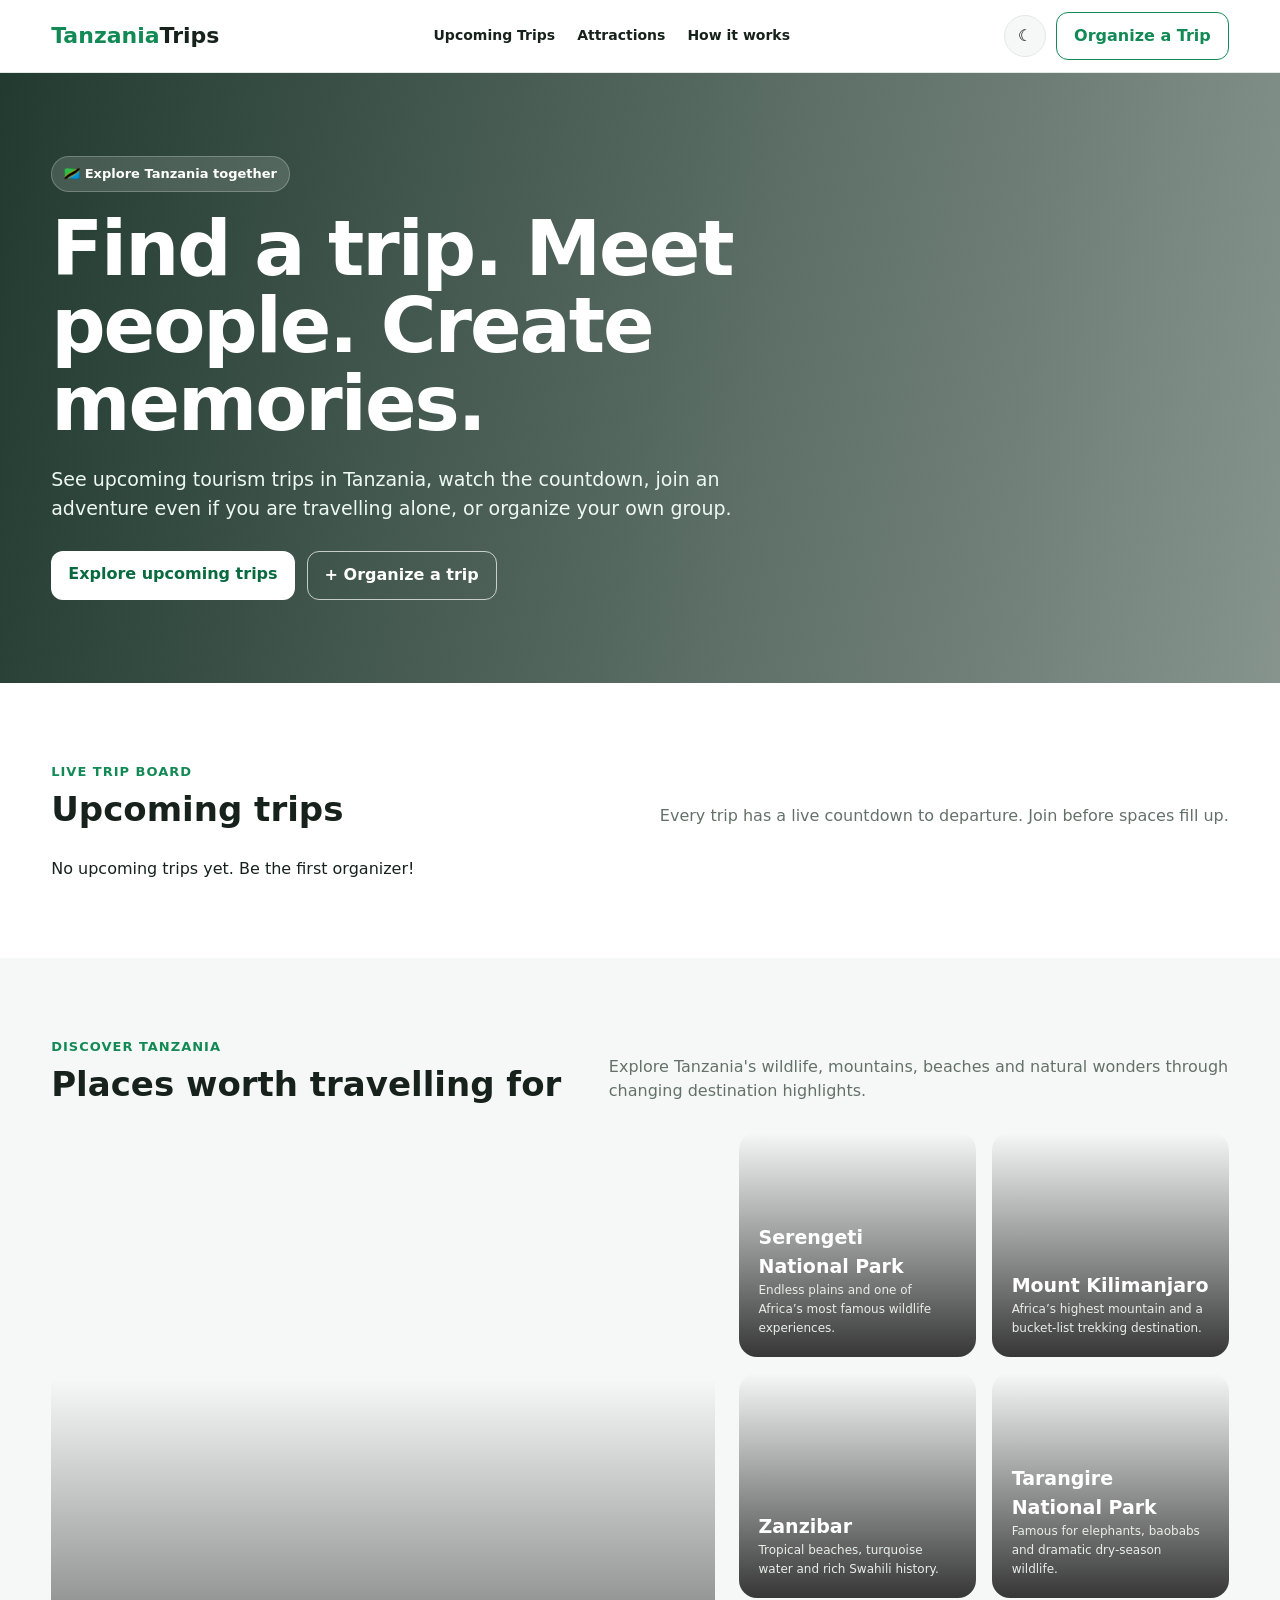
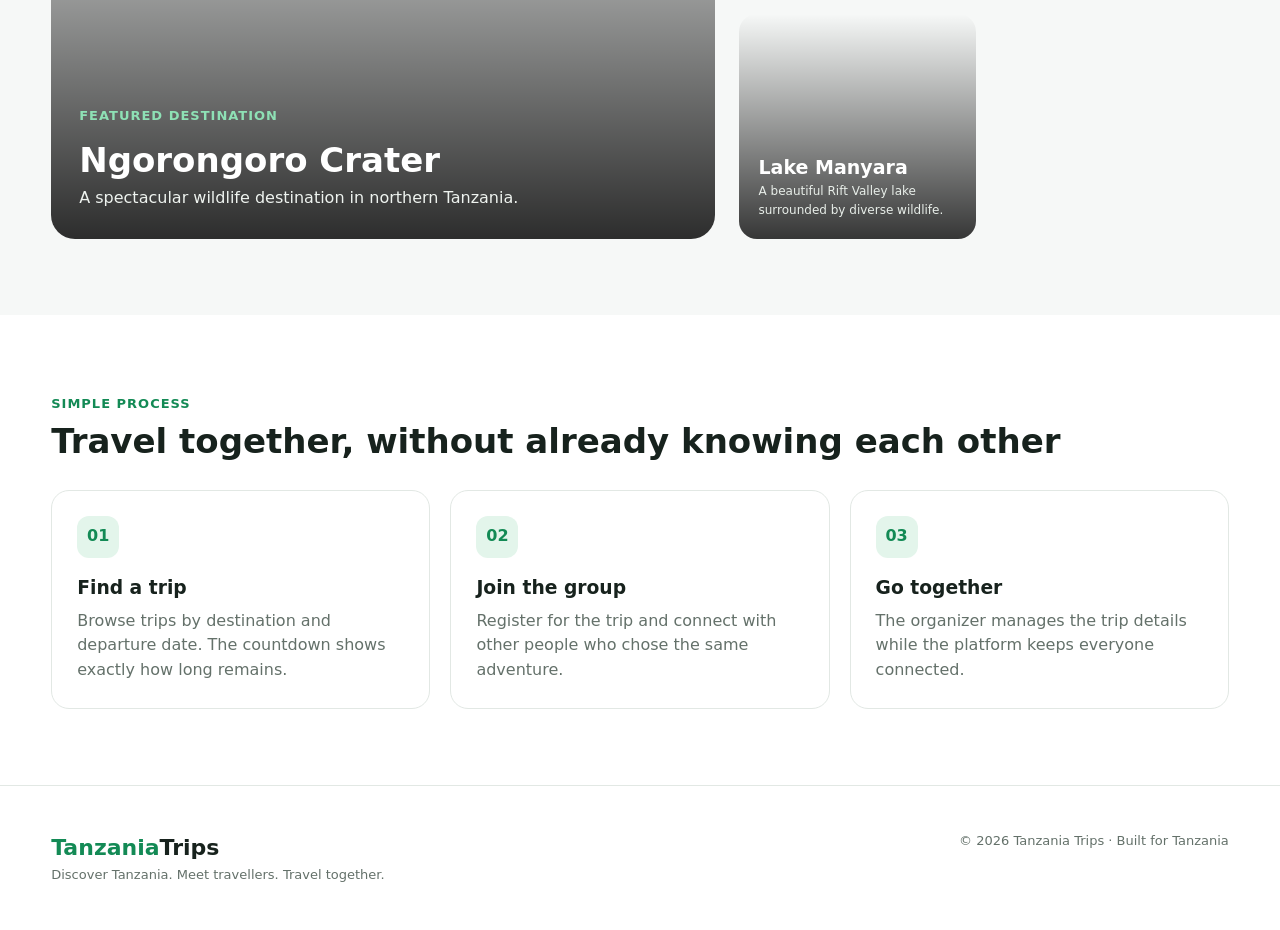
<file: index.html>
<!DOCTYPE html>
<html lang="en">
<head>
<meta charset="UTF-8">
<meta name="viewport" content="width=device-width, initial-scale=1.0">
<meta name="description" content="Tanzania Trips — discover upcoming trips, join people with the same adventure, and explore Tanzania's greatest attractions.">
<title>Tanzania Trips | Discover. Join. Explore.</title>
<style>
:root{--bg:#fff;--surface:#fff;--surface2:#f6f8f7;--text:#17221d;--muted:#64716a;--brand:#138a55;--brand2:#0b6f43;--accent:#f2a900;--border:#e2e8e4;--shadow:0 14px 40px rgba(18,45,31,.10);--danger:#c83d3d}
*{box-sizing:border-box;margin:0;padding:0}html{scroll-behavior:smooth}body{font-family:Inter,ui-sans-serif,system-ui,-apple-system,BlinkMacSystemFont,"Segoe UI",sans-serif;background:var(--bg);color:var(--text);line-height:1.55}button,input,textarea,select{font:inherit}button{cursor:pointer;border:0}.container{width:min(1180px,92%);margin:auto}
.nav{position:sticky;top:0;z-index:50;background:rgba(255,255,255,.96);backdrop-filter:blur(10px);border-bottom:1px solid var(--border)}.navin{height:72px;display:flex;align-items:center;justify-content:space-between;gap:24px}.logo{font-size:22px;font-weight:900;color:var(--brand);text-decoration:none}.logo span{color:var(--text)}.links{display:flex;gap:22px;align-items:center}.links a{color:var(--text);text-decoration:none;font-weight:700;font-size:14px}.links a:hover{color:var(--brand)}.actions{display:flex;gap:10px;align-items:center}.theme{width:42px;height:42px;border-radius:50%;background:var(--surface2);border:1px solid var(--border)}.primary,.outline{padding:11px 17px;border-radius:12px;font-weight:800}.primary{background:var(--brand);color:white}.primary:hover{background:var(--brand2)}.outline{background:transparent;color:var(--brand);border:1px solid var(--brand)}.menu{display:none;background:none;font-size:25px}
.hero{min-height:610px;display:grid;align-items:center;position:relative;overflow:hidden;background:linear-gradient(100deg,rgba(3,31,19,.88),rgba(3,31,19,.48)),url('https://images.unsplash.com/photo-1516426122078-c23e76319801?auto=format&fit=crop&w=1800&q=85') center/cover}.hero .container{color:#fff;padding:70px 0}.eyebrow{display:inline-flex;padding:7px 12px;border-radius:999px;background:rgba(255,255,255,.14);border:1px solid rgba(255,255,255,.24);font-weight:800;font-size:13px;margin-bottom:18px}.hero h1{font-size:clamp(42px,7vw,76px);line-height:1.02;max-width:800px;letter-spacing:-2px}.hero p{font-size:19px;max-width:690px;margin:22px 0 28px;color:#eef8f2}.heroBtns{display:flex;gap:12px;flex-wrap:wrap}.hero .primary{background:#fff;color:#096a40}.hero .outline{color:#fff;border-color:rgba(255,255,255,.7)}
.section{padding:76px 0}.sectionHead{display:flex;align-items:end;justify-content:space-between;gap:20px;margin-bottom:28px}.sectionHead h2{font-size:34px;line-height:1.15}.sectionHead p{color:var(--muted);max-width:620px}.pill{display:inline-block;color:var(--brand);font-weight:900;font-size:13px;text-transform:uppercase;letter-spacing:1px;margin-bottom:8px}
.tripGrid{display:grid;grid-template-columns:repeat(3,1fr);gap:22px}.tripCard{background:var(--surface);border:1px solid var(--border);border-radius:20px;overflow:hidden;box-shadow:var(--shadow);transition:.2s}.tripCard:hover{transform:translateY(-4px)}.tripImg{height:210px;background-size:cover;background-position:center;position:relative}.status{position:absolute;top:14px;left:14px;background:#fff;color:var(--brand);font-size:12px;font-weight:900;border-radius:999px;padding:7px 10px}.spots{position:absolute;right:14px;bottom:14px;background:rgba(0,0,0,.68);color:#fff;border-radius:10px;padding:6px 9px;font-size:12px}.tripBody{padding:20px}.tripBody h3{font-size:21px;margin-bottom:5px}.meta{display:flex;gap:9px;flex-wrap:wrap;color:var(--muted);font-size:13px;margin:10px 0}.meta b{color:var(--text)}.countdown{display:grid;grid-template-columns:repeat(4,1fr);gap:6px;margin:15px 0}.timeBox{background:var(--surface2);border-radius:10px;text-align:center;padding:8px}.timeBox strong{display:block;font-size:19px;color:var(--brand)}.timeBox small{font-size:10px;color:var(--muted)}.cardActions{display:flex;gap:8px}.cardActions button{flex:1}.full{width:100%;margin-top:8px}
.attractions{background:var(--surface2)}.attractionGrid{display:grid;grid-template-columns:1.15fr .85fr;gap:24px}.featureAttraction{min-height:470px;border-radius:24px;background-size:cover;background-position:center;position:relative;overflow:hidden;color:#fff}.featureAttraction:after{content:"";position:absolute;inset:0;background:linear-gradient(transparent 35%,rgba(0,0,0,.82))}.featureText{position:absolute;z-index:1;left:28px;right:28px;bottom:28px}.featureText h3{font-size:34px}.featureText p{color:#eef3ef}.smallAttractions{display:grid;grid-template-columns:1fr 1fr;gap:16px}.smallA{min-height:225px;border-radius:18px;background-size:cover;background-position:center;position:relative;overflow:hidden;color:#fff;padding:20px;display:flex;align-items:end}.smallA:after{content:"";position:absolute;inset:0;background:linear-gradient(transparent,rgba(0,0,0,.78))}.smallA div{position:relative;z-index:1}.smallA h4{font-size:19px}.smallA p{font-size:12px;color:#e8eee9}
.how{display:grid;grid-template-columns:repeat(3,1fr);gap:20px}.step{padding:25px;border:1px solid var(--border);border-radius:18px}.num{width:42px;height:42px;border-radius:12px;background:#e3f5eb;color:var(--brand);display:grid;place-items:center;font-weight:900;margin-bottom:15px}.step h3{margin-bottom:7px}.step p{color:var(--muted)}
.modal{position:fixed;inset:0;background:rgba(0,0,0,.58);display:none;align-items:center;justify-content:center;padding:18px;z-index:100}.modal.show{display:flex}.modalBox{width:min(620px,100%);max-height:90vh;overflow:auto;background:var(--surface);border-radius:22px;padding:27px;box-shadow:0 25px 80px rgba(0,0,0,.25)}.modalTop{display:flex;justify-content:space-between;gap:20px;margin-bottom:20px}.close{background:var(--surface2);border:1px solid var(--border);width:38px;height:38px;border-radius:50%}.formGrid{display:grid;grid-template-columns:1fr 1fr;gap:14px}.field{display:grid;gap:6px}.field.full{grid-column:1/-1}.field label{font-size:13px;font-weight:800}.field input,.field textarea,.field select{width:100%;padding:12px 13px;border:1px solid var(--border);border-radius:11px;background:var(--bg);color:var(--text);outline:none}.field input:focus,.field textarea:focus{border-color:var(--brand)}.field textarea{min-height:90px;resize:vertical}.notice{padding:12px 14px;border-radius:11px;background:#fff7df;color:#745300;font-size:13px;margin-bottom:14px}.toast{position:fixed;right:18px;bottom:18px;z-index:200;background:#17221d;color:#fff;padding:13px 17px;border-radius:12px;display:none;box-shadow:var(--shadow)}.toast.show{display:block}
.footer{padding:45px 0;border-top:1px solid var(--border);background:var(--surface)}.footerIn{display:flex;justify-content:space-between;gap:20px}.footer p{color:var(--muted);font-size:13px}
body.dark{--bg:#101512;--surface:#17201b;--surface2:#1d2922;--text:#edf6f0;--muted:#a9b9ae;--border:#304037;--shadow:0 14px 40px rgba(0,0,0,.28)}body.dark .nav{background:rgba(16,21,18,.96)}body.dark .status{background:#17201b;color:#71d29e}
@media(max-width:850px){.links{display:none}.menu{display:block}.tripGrid,.how{grid-template-columns:1fr}.attractionGrid{grid-template-columns:1fr}.featureAttraction{min-height:380px}.smallAttractions{grid-template-columns:1fr 1fr}.navin{height:64px}.hero{min-height:560px}.hero h1{letter-spacing:-1px}.formGrid{grid-template-columns:1fr}.field.full{grid-column:auto}}
@media(max-width:520px){.actions .outline{display:none}.hero .container{padding:50px 0}.section{padding:55px 0}.sectionHead{display:block}.sectionHead h2{font-size:29px;margin-bottom:8px}.smallAttractions{grid-template-columns:1fr}.featureAttraction{min-height:340px}.cardActions{display:grid;grid-template-columns:1fr}.footerIn{display:block}.footerIn p{margin-top:10px}}
</style>
</head>
<body>
<nav class="nav"><div class="container navin"><a class="logo" href="#top">Tanzania<span>Trips</span></a><div class="links"><a href="#trips">Upcoming Trips</a><a href="#attractions">Attractions</a><a href="#how">How it works</a></div><div class="actions"><button class="theme" id="themeBtn" title="Change theme">☾</button><button class="outline" onclick="openModal('organizeModal')">Organize a Trip</button><button class="menu" onclick="document.querySelector('.links').style.display=document.querySelector('.links').style.display==='flex'?'none':'flex'">☰</button></div></div></nav>
<header class="hero" id="top"><div class="container"><div class="eyebrow">🇹🇿 Explore Tanzania together</div><h1>Find a trip. Meet people. Create memories.</h1><p>See upcoming tourism trips in Tanzania, watch the countdown, join an adventure even if you are travelling alone, or organize your own group.</p><div class="heroBtns"><a class="primary" href="#trips" style="text-decoration:none">Explore upcoming trips</a><button class="outline" onclick="openModal('organizeModal')">+ Organize a trip</button></div></div></header>
<main>
<section class="section" id="trips"><div class="container"><div class="sectionHead"><div><span class="pill">Live trip board</span><h2>Upcoming trips</h2></div><p>Every trip has a live countdown to departure. Join before spaces fill up.</p></div><div class="tripGrid" id="tripGrid"></div></div></section>
<section class="section attractions" id="attractions"><div class="container"><div class="sectionHead"><div><span class="pill">Discover Tanzania</span><h2>Places worth travelling for</h2></div><p>Explore Tanzania's wildlife, mountains, beaches and natural wonders through changing destination highlights.</p></div><div class="attractionGrid"><div class="featureAttraction" id="featureAttraction"><div class="featureText"><span class="pill" style="color:#8ee1b5">Featured destination</span><h3 id="featureTitle">Ngorongoro Crater</h3><p id="featureDesc">A spectacular wildlife destination in northern Tanzania.</p></div></div><div class="smallAttractions" id="smallAttractions"></div></div></div></section>
<section class="section" id="how"><div class="container"><div class="sectionHead"><div><span class="pill">Simple process</span><h2>Travel together, without already knowing each other</h2></div></div><div class="how"><div class="step"><div class="num">01</div><h3>Find a trip</h3><p>Browse trips by destination and departure date. The countdown shows exactly how long remains.</p></div><div class="step"><div class="num">02</div><h3>Join the group</h3><p>Register for the trip and connect with other people who chose the same adventure.</p></div><div class="step"><div class="num">03</div><h3>Go together</h3><p>The organizer manages the trip details while the platform keeps everyone connected.</p></div></div></div></section>
</main>
<footer class="footer"><div class="container footerIn"><div><a class="logo" href="#top">Tanzania<span>Trips</span></a><p>Discover Tanzania. Meet travellers. Travel together.</p></div><p>© 2026 Tanzania Trips · Built for Tanzania</p></div></footer>

<div class="modal" id="joinModal"><div class="modalBox"><div class="modalTop"><div><span class="pill">Join adventure</span><h2 id="joinTitle">Join trip</h2></div><button class="close" onclick="closeModal('joinModal')">×</button></div><div class="notice">Your details are used to register you for this trip. On the production version, participants will be stored securely in the website database.</div><form id="joinForm"><input type="hidden" id="joinTripId"><div class="formGrid"><div class="field"><label>Full name</label><input id="joinName" required></div><div class="field"><label>Phone / WhatsApp</label><input id="joinPhone" required></div><div class="field"><label>Email</label><input id="joinEmail" type="email" required></div><div class="field"><label>Number of people</label><select id="joinPeople"><option>1</option><option>2</option><option>3</option><option>4</option></select></div><div class="field full"><label>Message to organizer (optional)</label><textarea id="joinMessage" placeholder="Anything the organizer should know?"></textarea></div></div><button class="primary full" type="submit">Confirm registration</button></form></div></div>
<div class="modal" id="organizeModal"><div class="modalBox"><div class="modalTop"><div><span class="pill">Create adventure</span><h2>Organize a trip</h2></div><button class="close" onclick="closeModal('organizeModal')">×</button></div><div class="notice">This first version demonstrates the complete trip-board experience. Connect the PHP/MySQL backend to make trips and registrations visible to everyone.</div><form id="organizeForm"><div class="formGrid"><div class="field"><label>Trip title</label><input id="tripTitle" placeholder="e.g. Ngorongoro Weekend Adventure" required></div><div class="field"><label>Destination</label><input id="tripDestination" placeholder="Ngorongoro Crater" required></div><div class="field"><label>Departure date & time</label><input id="tripDate" type="datetime-local" required></div><div class="field"><label>Maximum travellers</label><input id="tripCapacity" type="number" min="2" value="12" required></div><div class="field full"><label>Description</label><textarea id="tripDescription" placeholder="Tell travellers what this trip is about..." required></textarea></div><div class="field"><label>Organizer name</label><input id="tripOrganizer" required></div><div class="field"><label>Organizer phone</label><input id="tripPhone" required></div></div><button class="primary full" type="submit">Publish trip</button></form></div></div>
<div class="toast" id="toast"></div>
<script>
const attractions=[
 {name:'Ngorongoro Crater',desc:'A spectacular wildlife destination in northern Tanzania.',img:'https://images.unsplash.com/photo-1547970811-9c6b5b2c2f16?auto=format&fit=crop&w=1200&q=85'},
 {name:'Serengeti National Park',desc:'Endless plains and one of Africa’s most famous wildlife experiences.',img:'https://images.unsplash.com/photo-1516426122078-c23e76319801?auto=format&fit=crop&w=900&q=85'},
 {name:'Mount Kilimanjaro',desc:'Africa’s highest mountain and a bucket-list trekking destination.',img:'https://images.unsplash.com/photo-1529390079861-591de354faf5?auto=format&fit=crop&w=900&q=85'},
 {name:'Zanzibar',desc:'Tropical beaches, turquoise water and rich Swahili history.',img:'https://images.unsplash.com/photo-1505881502353-a1986add3762?auto=format&fit=crop&w=900&q=85'},
 {name:'Tarangire National Park',desc:'Famous for elephants, baobabs and dramatic dry-season wildlife.',img:'https://images.unsplash.com/photo-1535338454770-8be927b5a00b?auto=format&fit=crop&w=900&q=85'},
 {name:'Lake Manyara',desc:'A beautiful Rift Valley lake surrounded by diverse wildlife.',img:'https://images.unsplash.com/photo-1516026672322-bc52d61a55d5?auto=format&fit=crop&w=900&q=85'}
];
let trips=[
 {id:'ngorongoro-1',title:'Ngorongoro Crater Weekend',destination:'Ngorongoro Crater',date:'2026-10-03T06:00',capacity:12,joined:5,organizer:'Tanzania Trips Team',phone:'+255 700 000 000',description:'A social weekend safari for people who want to experience Ngorongoro together.',img:'https://images.unsplash.com/photo-1547970811-9c6b5b2c2f16?auto=format&fit=crop&w=1200&q=85'},
 {id:'zanzibar-1',title:'Zanzibar Beach Escape',destination:'Zanzibar',date:'2026-10-17T07:00',capacity:18,joined:9,organizer:'Asha Adventures',phone:'+255 710 000 000',description:'Meet fellow travellers and enjoy a relaxed island adventure.',img:'https://images.unsplash.com/photo-1505881502353-a1986add3762?auto=format&fit=crop&w=1200&q=85'},
 {id:'kilimanjaro-1',title:'Kilimanjaro Adventure Group',destination:'Mount Kilimanjaro',date:'2026-11-08T05:30',capacity:10,joined:4,organizer:'Summit Tanzania',phone:'+255 720 000 000',description:'A group adventure for travellers preparing to experience Kilimanjaro.',img:'https://images.unsplash.com/photo-1529390079861-591de354faf5?auto=format&fit=crop&w=1200&q=85'}
];
const saved=localStorage.getItem('tanzaniaTrips');if(saved){try{trips=JSON.parse(saved)}catch(e){}}
function save(){localStorage.setItem('tanzaniaTrips',JSON.stringify(trips))}
function esc(s){return String(s).replace(/[&<>'"]/g,c=>({'&':'&amp;','<':'&lt;','>':'&gt;',"'":'&#039;','"':'&quot;'}[c]))}
function countdown(date){let diff=new Date(date)-new Date();if(diff<=0)return {expired:true};let s=Math.floor(diff/1000),d=Math.floor(s/86400);s%=86400;let h=Math.floor(s/3600);s%=3600;let m=Math.floor(s/60);s%=60;return{d,h,m,s,expired:false}}
function renderTrips(){const grid=document.getElementById('tripGrid');grid.innerHTML=trips.filter(t=>new Date(t.date)>new Date()).map(t=>{let c=countdown(t.date);return `<article class="tripCard"><div class="tripImg" style="background-image:url('${t.img||attractions[0].img}')"><span class="status">OPEN</span><span class="spots">${Math.max(0,t.capacity-t.joined)} spots left</span></div><div class="tripBody"><h3>${esc(t.title)}</h3><div class="meta"><span>📍 <b>${esc(t.destination)}</b></span><span>📅 ${new Date(t.date).toLocaleDateString('en-TZ',{day:'numeric',month:'short',year:'numeric'})}</span><span>👥 ${t.joined}/${t.capacity}</span></div><p style="color:var(--muted);font-size:14px">${esc(t.description)}</p><div class="countdown" data-date="${t.date}"><div class="timeBox"><strong>${c.d}</strong><small>DAYS</small></div><div class="timeBox"><strong>${String(c.h).padStart(2,'0')}</strong><small>HOURS</small></div><div class="timeBox"><strong>${String(c.m).padStart(2,'0')}</strong><small>MIN</small></div><div class="timeBox"><strong>${String(c.s).padStart(2,'0')}</strong><small>SEC</small></div></div><div class="cardActions"><button class="primary" onclick="openJoin('${t.id}')">Join this trip</button><button class="outline" onclick="shareTrip('${t.id}')">Share</button></div></div></article>`}).join('');if(!grid.innerHTML)grid.innerHTML='<p>No upcoming trips yet. Be the first organizer!</p>'}
function updateCountdowns(){document.querySelectorAll('.countdown').forEach(el=>{let c=countdown(el.dataset.date);let vals=el.querySelectorAll('strong');if(!c.expired){vals[0].textContent=c.d;vals[1].textContent=String(c.h).padStart(2,'0');vals[2].textContent=String(c.m).padStart(2,'0');vals[3].textContent=String(c.s).padStart(2,'0')}})}
function renderAttractions(){document.getElementById('featureAttraction').style.backgroundImage=`url('${attractions[0].img}')`;document.getElementById('featureTitle').textContent=attractions[0].name;document.getElementById('featureDesc').textContent=attractions[0].desc;document.getElementById('smallAttractions').innerHTML=attractions.slice(1).map(a=>`<div class="smallA" style="background-image:url('${a.img}')"><div><h4>${a.name}</h4><p>${a.desc}</p></div></div>`).join('')}
function openModal(id){document.getElementById(id).classList.add('show')}function closeModal(id){document.getElementById(id).classList.remove('show')}
function toast(msg){let t=document.getElementById('toast');t.textContent=msg;t.classList.add('show');setTimeout(()=>t.classList.remove('show'),3000)}
function openJoin(id){let t=trips.find(x=>x.id===id);if(!t)return;document.getElementById('joinTripId').value=id;document.getElementById('joinTitle').textContent='Join '+t.title;openModal('joinModal')}
function shareTrip(id){let t=trips.find(x=>x.id===id);if(navigator.share){navigator.share({title:t.title,text:`Join my Tanzania trip: ${t.title} — ${t.destination}`,url:location.href})}else{navigator.clipboard?.writeText(location.href);toast('Trip link copied.')}}
document.getElementById('joinForm').addEventListener('submit',e=>{e.preventDefault();let id=document.getElementById('joinTripId').value,t=trips.find(x=>x.id===id),people=Number(document.getElementById('joinPeople').value);if(!t||t.joined+people>t.capacity){toast('Not enough spaces remaining.');return}t.joined+=people;save();closeModal('joinModal');e.target.reset();renderTrips();toast('Registration received — you joined the trip!')});
document.getElementById('organizeForm').addEventListener('submit',e=>{e.preventDefault();let title=document.getElementById('tripTitle').value,dest=document.getElementById('tripDestination').value,date=document.getElementById('tripDate').value,cap=Number(document.getElementById('tripCapacity').value);let match=attractions.find(a=>dest.toLowerCase().includes(a.name.split(' ')[0].toLowerCase()));trips.push({id:'trip-'+Date.now(),title,destination:dest,date,capacity:cap,joined:0,organizer:document.getElementById('tripOrganizer').value,phone:document.getElementById('tripPhone').value,description:document.getElementById('tripDescription').value,img:match?.img||attractions[1].img});save();closeModal('organizeModal');e.target.reset();renderTrips();location.hash='trips';toast('Your trip has been added to this browser. Connect the database for public publishing.');});
document.getElementById('themeBtn').addEventListener('click',()=>{document.body.classList.toggle('dark');localStorage.setItem('theme',document.body.classList.contains('dark')?'dark':'light');document.getElementById('themeBtn').textContent=document.body.classList.contains('dark')?'☀':'☾'});if(localStorage.getItem('theme')==='dark'){document.body.classList.add('dark');document.getElementById('themeBtn').textContent='☀'}
renderTrips();renderAttractions();setInterval(updateCountdowns,1000);setInterval(()=>{let i=Math.floor(Date.now()/5000)%attractions.length,a=attractions[i];document.getElementById('featureAttraction').style.backgroundImage=`url('${a.img}')`;document.getElementById('featureTitle').textContent=a.name;document.getElementById('featureDesc').textContent=a.desc},5000);
window.addEventListener('click',e=>{if(e.target.classList.contains('modal'))e.target.classList.remove('show')});
</script>
</body>
</html>
</file>
